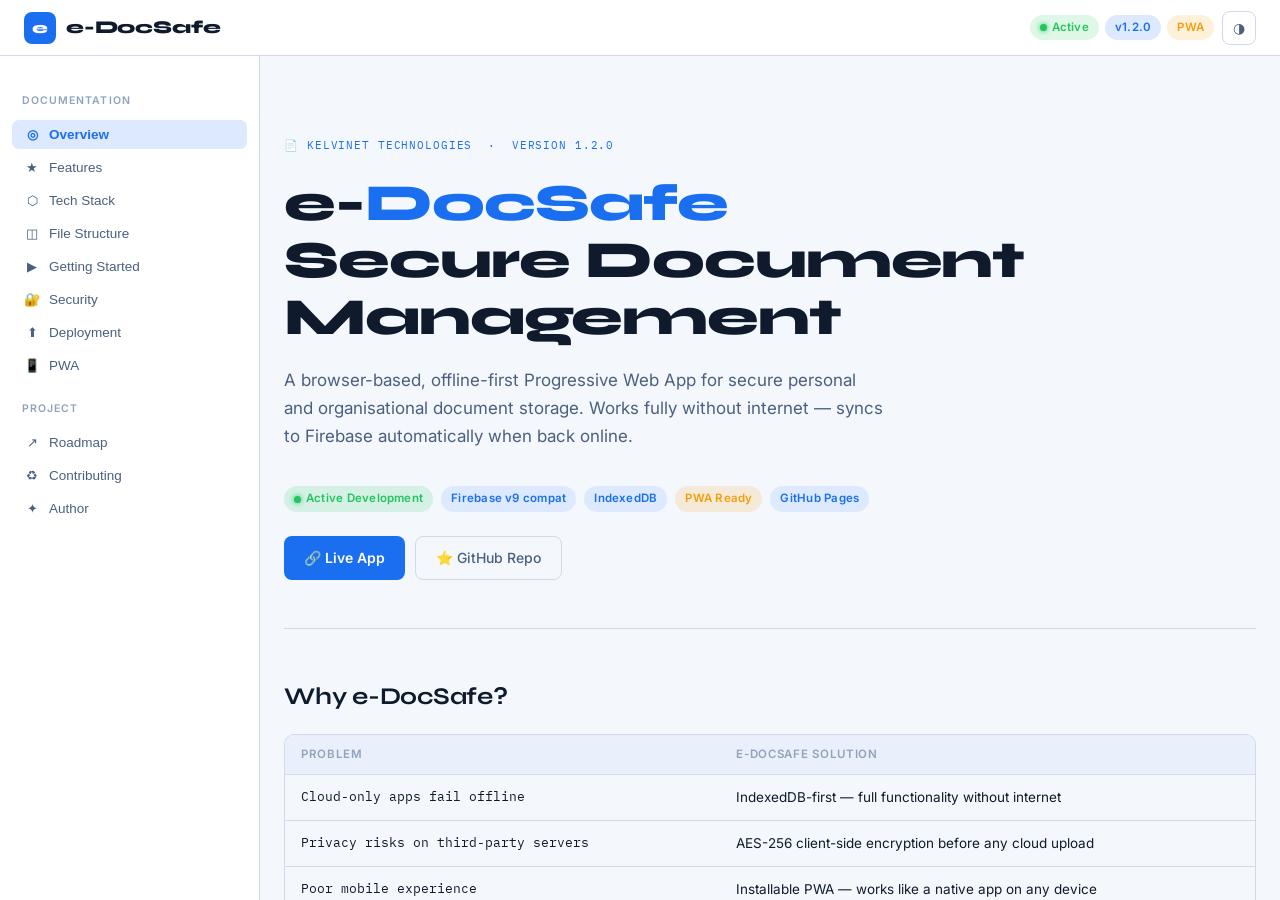
<file: e-DocSafe README.html>
<!doctype html><html><head><meta charset=utf8><meta name=viewport content="width=device-width,initial-scale=1,viewport-fit=cover"><style>:root{color-scheme:light;box-sizing:border-box;padding-top:env(safe-area-inset-top,0px);padding-bottom:env(safe-area-inset-bottom,0px)}html{scroll-padding-top:env(safe-area-inset-top,0px)}body{margin:0;padding:0;font:14px -apple-system,BlinkMacSystemFont,sans-serif;background:#fff;color:#000}img{max-width:100%}[hidden]:not([hidden=until-found i]){display:none!important}</style></head><body>
<title>e-DocSafe README</title>
<meta name="claude:viewport-fit-sides" content="cover">
<link rel="stylesheet" href="https://fonts.googleapis.com/css2?family=Syne:wght@400;600;700;800&family=IBM+Plex+Mono:wght@400;500&family=Inter:wght@400;450;500;600&display=swap">

<style>
  /* ─── Design tokens ───────────────────────────────────────────────────────
     Layout: sticky left nav + scrolling content, collapses to top-tab mobile
     Palette: deep navy-black bg, electric blue accent, warm white text
  ────────────────────────────────────────────────────────────────────────── */
  :root {
    --bg:          #0b0f1a;
    --bg2:         #111827;
    --bg3:         #1a2236;
    --border:      #1e2d45;
    --fg:          #e8edf5;
    --fg2:         #8fa3be;
    --fg3:         #4d6485;
    --accent:      #3b8bff;
    --accent-dim:  #1a3a6e;
    --accent-glow: rgba(59,139,255,.18);
    --green:       #22c55e;
    --yellow:      #f59e0b;
    --red:         #ef4444;
    --code-bg:     #0d1422;
    --nav-w:       260px;
    --radius:      10px;
    color-scheme: dark;
  }
  @media (prefers-color-scheme: light) {
    :root:not([data-theme="dark"]) {
      --bg:          #f4f7fc;
      --bg2:         #ffffff;
      --bg3:         #eaf0fb;
      --border:      #d0daea;
      --fg:          #0f1b2d;
      --fg2:         #4a607e;
      --fg3:         #8fa3be;
      --accent:      #1a6ef0;
      --accent-dim:  #dce9ff;
      --accent-glow: rgba(26,110,240,.12);
      --code-bg:     #f0f4fa;
      color-scheme: light;
    }
  }
  :root[data-theme="light"] {
    --bg:#f4f7fc;--bg2:#ffffff;--bg3:#eaf0fb;--border:#d0daea;
    --fg:#0f1b2d;--fg2:#4a607e;--fg3:#8fa3be;
    --accent:#1a6ef0;--accent-dim:#dce9ff;--accent-glow:rgba(26,110,240,.12);
    --code-bg:#f0f4fa;
    color-scheme: light;
  }
  :root[data-theme="dark"] {
    --bg:#0b0f1a;--bg2:#111827;--bg3:#1a2236;--border:#1e2d45;
    --fg:#e8edf5;--fg2:#8fa3be;--fg3:#4d6485;
    --accent:#3b8bff;--accent-dim:#1a3a6e;--accent-glow:rgba(59,139,255,.18);
    --code-bg:#0d1422;
    color-scheme: dark;
  }

  *, *::before, *::after { box-sizing: border-box; margin: 0; padding: 0; }

  html, body { height: 100%; }

  body {
    background: var(--bg);
    color: var(--fg);
    font-family: 'Inter', system-ui, sans-serif;
    font-size: 15px;
    line-height: 1.7;
    display: flex;
    flex-direction: column;
    padding-left:  max(0px, env(safe-area-inset-left, 0px));
    padding-right: max(0px, env(safe-area-inset-right, 0px));
    padding-block: 0;
  }

  /* ─── Top bar ──────────────────────────────────────────────────────────── */
  .topbar {
    position: sticky;
    top: env(safe-area-inset-top, 0px);
    z-index: 50;
    background: var(--bg2);
    border-bottom: 1px solid var(--border);
    display: flex;
    align-items: center;
    justify-content: space-between;
    padding: 0 24px;
    height: 56px;
    gap: 16px;
    flex-shrink: 0;
  }
  body::before {
    content: "";
    position: fixed;
    inset: 0 0 auto;
    height: env(safe-area-inset-top, 0px);
    z-index: 60;
    background: var(--bg2);
  }
  .topbar-brand {
    display: flex;
    align-items: center;
    gap: 10px;
    font-family: 'Syne', sans-serif;
    font-weight: 800;
    font-size: 18px;
    letter-spacing: -.01em;
    text-decoration: none;
    color: var(--fg);
  }
  .topbar-brand .logo-mark {
    width: 32px; height: 32px;
    background: var(--accent);
    border-radius: 8px;
    display: grid;
    place-items: center;
    font-size: 16px;
    font-weight: 800;
    color: #fff;
    flex-shrink: 0;
  }
  .topbar-right { display: flex; align-items: center; gap: 8px; }
  .badge {
    display: inline-flex;
    align-items: center;
    gap: 5px;
    padding: 3px 10px;
    border-radius: 999px;
    font-size: 11.5px;
    font-weight: 600;
    letter-spacing: .02em;
    white-space: nowrap;
  }
  .badge-blue { background: var(--accent-dim); color: var(--accent); }
  .badge-green { background: rgba(34,197,94,.15); color: var(--green); }
  .badge-yellow { background: rgba(245,158,11,.15); color: var(--yellow); }
  .btn-icon {
    width: 34px; height: 34px;
    border: 1px solid var(--border);
    border-radius: 8px;
    background: transparent;
    color: var(--fg2);
    cursor: pointer;
    display: grid;
    place-items: center;
    font-size: 14px;
    transition: background .15s, color .15s;
  }
  .btn-icon:hover { background: var(--bg3); color: var(--fg); }
  .mobile-menu-btn {
    display: none;
    width: 34px; height: 34px;
    border: 1px solid var(--border);
    border-radius: 8px;
    background: transparent;
    color: var(--fg2);
    cursor: pointer;
    align-items: center;
    justify-content: center;
    font-size: 18px;
  }

  /* ─── Layout ───────────────────────────────────────────────────────────── */
  .layout {
    display: flex;
    flex: 1;
    min-height: 0;
    overflow: hidden;
  }

  /* ─── Nav ──────────────────────────────────────────────────────────────── */
  .sidenav {
    width: var(--nav-w);
    flex-shrink: 0;
    background: var(--bg2);
    border-right: 1px solid var(--border);
    overflow-y: auto;
    padding: 20px 12px 40px;
    display: flex;
    flex-direction: column;
    gap: 4px;
  }
  .nav-section-label {
    font-size: 10.5px;
    font-weight: 600;
    letter-spacing: .1em;
    text-transform: uppercase;
    color: var(--fg3);
    padding: 16px 10px 6px;
  }
  .nav-link {
    display: flex;
    align-items: center;
    gap: 9px;
    padding: 7px 12px;
    border-radius: 7px;
    color: var(--fg2);
    text-decoration: none;
    font-size: 13.5px;
    font-weight: 450;
    transition: background .12s, color .12s;
    cursor: pointer;
    border: none;
    background: transparent;
    width: 100%;
    text-align: left;
  }
  .nav-link:hover { background: var(--bg3); color: var(--fg); }
  .nav-link.active { background: var(--accent-dim); color: var(--accent); font-weight: 600; }
  .nav-link .icon { width: 16px; text-align: center; flex-shrink: 0; font-size: 13px; }

  /* ─── Content ──────────────────────────────────────────────────────────── */
  .content {
    flex: 1;
    min-width: 0;
    overflow-y: auto;
    padding: 40px max(24px, env(safe-area-inset-right, 0px)) 80px max(24px, env(safe-area-inset-left, 0px));
  }

  /* ─── Sections ─────────────────────────────────────────────────────────── */
  .section { display: none; }
  .section.active { display: block; }

  /* ─── Hero ─────────────────────────────────────────────────────────────── */
  .hero {
    display: flex;
    flex-direction: column;
    gap: 20px;
    padding: 40px 0 48px;
    border-bottom: 1px solid var(--border);
    margin-bottom: 48px;
  }
  .hero-eyebrow {
    display: inline-flex;
    align-items: center;
    gap: 8px;
    font-family: 'IBM Plex Mono', monospace;
    font-size: 11px;
    color: var(--accent);
    letter-spacing: .08em;
    text-transform: uppercase;
  }
  .hero h1 {
    font-family: 'Syne', sans-serif;
    font-size: clamp(32px, 5vw, 52px);
    font-weight: 800;
    line-height: 1.1;
    letter-spacing: -.02em;
    text-wrap: balance;
  }
  .hero h1 span { color: var(--accent); }
  .hero-desc {
    font-size: 17px;
    color: var(--fg2);
    max-width: 600px;
    line-height: 1.65;
  }
  .hero-badges {
    display: flex;
    flex-wrap: wrap;
    gap: 8px;
    align-items: center;
  }
  .hero-links {
    display: flex;
    flex-wrap: wrap;
    gap: 10px;
    margin-top: 4px;
  }
  .btn-primary {
    display: inline-flex;
    align-items: center;
    gap: 7px;
    padding: 9px 20px;
    background: var(--accent);
    color: #fff;
    border-radius: 8px;
    font-size: 14px;
    font-weight: 600;
    text-decoration: none;
    border: none;
    cursor: pointer;
    transition: opacity .15s;
  }
  .btn-primary:hover { opacity: .88; }
  .btn-outline {
    display: inline-flex;
    align-items: center;
    gap: 7px;
    padding: 9px 20px;
    border: 1px solid var(--border);
    color: var(--fg2);
    border-radius: 8px;
    font-size: 14px;
    font-weight: 500;
    text-decoration: none;
    background: transparent;
    cursor: pointer;
    transition: background .12s, color .12s;
  }
  .btn-outline:hover { background: var(--bg3); color: var(--fg); }

  /* ─── Typography ───────────────────────────────────────────────────────── */
  h2 {
    font-family: 'Syne', sans-serif;
    font-size: 24px;
    font-weight: 700;
    margin-bottom: 6px;
    letter-spacing: -.01em;
    text-wrap: balance;
  }
  h3 {
    font-family: 'Syne', sans-serif;
    font-size: 17px;
    font-weight: 700;
    margin: 32px 0 12px;
    letter-spacing: -.005em;
  }
  p { margin-bottom: 16px; color: var(--fg2); max-width: 72ch; }
  p:last-child { margin-bottom: 0; }
  strong { color: var(--fg); font-weight: 600; }

  /* ─── Section header ───────────────────────────────────────────────────── */
  .section-head {
    margin-bottom: 32px;
    padding-bottom: 20px;
    border-bottom: 1px solid var(--border);
  }
  .section-head p { margin-top: 8px; margin-bottom: 0; }

  /* ─── Cards ────────────────────────────────────────────────────────────── */
  .card-grid {
    display: grid;
    grid-template-columns: repeat(auto-fill, minmax(260px, 1fr));
    gap: 16px;
    margin-bottom: 32px;
  }
  .card {
    background: var(--bg2);
    border: 1px solid var(--border);
    border-radius: var(--radius);
    padding: 20px;
  }
  .card-icon {
    width: 38px; height: 38px;
    background: var(--accent-glow);
    border-radius: 9px;
    display: grid;
    place-items: center;
    font-size: 17px;
    margin-bottom: 14px;
  }
  .card h4 {
    font-family: 'Syne', sans-serif;
    font-size: 15px;
    font-weight: 700;
    margin-bottom: 7px;
    color: var(--fg);
  }
  .card p { font-size: 13.5px; line-height: 1.6; margin: 0; }

  /* ─── Table ────────────────────────────────────────────────────────────── */
  .table-wrap { overflow-x: auto; margin-bottom: 28px; border-radius: var(--radius); border: 1px solid var(--border); }
  table { width: 100%; border-collapse: collapse; min-width: 0; }
  th {
    background: var(--bg3);
    text-align: left;
    padding: 10px 16px;
    font-size: 11.5px;
    font-weight: 600;
    letter-spacing: .06em;
    text-transform: uppercase;
    color: var(--fg3);
    white-space: nowrap;
  }
  td {
    padding: 11px 16px;
    border-top: 1px solid var(--border);
    font-size: 13.5px;
    vertical-align: top;
  }
  td:first-child { color: var(--fg); font-family: 'IBM Plex Mono', monospace; font-size: 12.5px; white-space: nowrap; }
  tr:last-child td { }

  /* ─── Code ─────────────────────────────────────────────────────────────── */
  pre {
    background: var(--code-bg);
    border: 1px solid var(--border);
    border-radius: var(--radius);
    padding: 18px 20px;
    overflow-x: auto;
    margin-bottom: 24px;
    font-size: 13px;
    line-height: 1.65;
  }
  code {
    font-family: 'IBM Plex Mono', monospace;
    color: var(--fg);
  }
  code .comment { color: var(--fg3); }
  code .kw { color: #7dd3fc; }
  code .str { color: #86efac; }
  code .cmd { color: var(--accent); }
  p code, li code {
    background: var(--bg3);
    border: 1px solid var(--border);
    padding: 1px 6px;
    border-radius: 4px;
    font-size: 12.5px;
    color: var(--fg);
  }

  /* ─── Lists ────────────────────────────────────────────────────────────── */
  ul, ol {
    padding-left: 20px;
    color: var(--fg2);
    margin-bottom: 20px;
    display: flex;
    flex-direction: column;
    gap: 6px;
  }
  li { font-size: 14px; }
  li::marker { color: var(--accent); }

  /* ─── Feature list ─────────────────────────────────────────────────────── */
  .feature-list {
    list-style: none;
    padding: 0;
    display: grid;
    grid-template-columns: repeat(auto-fill, minmax(280px, 1fr));
    gap: 10px;
    margin-bottom: 32px;
  }
  .feature-list li {
    display: flex;
    align-items: flex-start;
    gap: 10px;
    background: var(--bg2);
    border: 1px solid var(--border);
    border-radius: 8px;
    padding: 12px 14px;
    font-size: 13.5px;
    color: var(--fg2);
  }
  .feature-list li::before { content: none; }
  .feature-list .fi { color: var(--accent); font-size: 14px; margin-top: 2px; flex-shrink: 0; }

  /* ─── Status dot ───────────────────────────────────────────────────────── */
  .dot {
    display: inline-block;
    width: 7px; height: 7px;
    border-radius: 50%;
    flex-shrink: 0;
    margin-top: 1px;
  }
  .dot-green { background: var(--green); box-shadow: 0 0 5px var(--green); }
  .dot-yellow { background: var(--yellow); }

  /* ─── File tree ────────────────────────────────────────────────────────── */
  .file-tree {
    background: var(--code-bg);
    border: 1px solid var(--border);
    border-radius: var(--radius);
    padding: 20px 24px;
    font-family: 'IBM Plex Mono', monospace;
    font-size: 12.5px;
    line-height: 1.9;
    overflow-x: auto;
    margin-bottom: 28px;
  }
  .tree-dir { color: var(--accent); font-weight: 500; }
  .tree-file { color: var(--fg2); }
  .tree-comment { color: var(--fg3); }
  .tree-indent { display: inline-block; width: 20px; }

  /* ─── Step list ────────────────────────────────────────────────────────── */
  .steps { display: flex; flex-direction: column; gap: 16px; margin-bottom: 32px; }
  .step {
    display: flex;
    gap: 16px;
    align-items: flex-start;
    background: var(--bg2);
    border: 1px solid var(--border);
    border-radius: var(--radius);
    padding: 18px 20px;
  }
  .step-num {
    width: 28px; height: 28px;
    background: var(--accent-dim);
    color: var(--accent);
    border-radius: 50%;
    display: grid;
    place-items: center;
    font-family: 'IBM Plex Mono', monospace;
    font-size: 12px;
    font-weight: 600;
    flex-shrink: 0;
    margin-top: 1px;
  }
  .step-body { min-width: 0; }
  .step-body strong { display: block; font-size: 14px; margin-bottom: 4px; }
  .step-body p { font-size: 13.5px; margin: 0; }

  /* ─── Callout ──────────────────────────────────────────────────────────── */
  .callout {
    display: flex;
    gap: 12px;
    align-items: flex-start;
    border-radius: var(--radius);
    padding: 14px 18px;
    margin-bottom: 20px;
    font-size: 13.5px;
  }
  .callout-warn {
    background: rgba(245,158,11,.1);
    border: 1px solid rgba(245,158,11,.3);
    color: #fbbf24;
  }
  .callout-info {
    background: var(--accent-glow);
    border: 1px solid rgba(59,139,255,.3);
    color: var(--accent);
  }
  .callout-icon { flex-shrink: 0; margin-top: 1px; }
  .callout-text { color: var(--fg2); }
  .callout-text strong { color: var(--fg); }

  /* ─── Roadmap ──────────────────────────────────────────────────────────── */
  .roadmap-item {
    display: flex;
    align-items: center;
    gap: 12px;
    padding: 10px 0;
    border-bottom: 1px solid var(--border);
    font-size: 14px;
    color: var(--fg2);
  }
  .roadmap-item:last-child { border-bottom: none; }
  .roadmap-item .check { color: var(--green); font-size: 13px; }
  .roadmap-item .todo { color: var(--fg3); font-size: 13px; }

  /* ─── Author card ──────────────────────────────────────────────────────── */
  .author-card {
    background: var(--bg2);
    border: 1px solid var(--border);
    border-radius: var(--radius);
    padding: 28px;
    display: flex;
    gap: 20px;
    align-items: flex-start;
    flex-wrap: wrap;
    margin-bottom: 32px;
  }
  .author-avatar {
    width: 56px; height: 56px;
    background: var(--accent);
    border-radius: 50%;
    display: grid;
    place-items: center;
    font-family: 'Syne', sans-serif;
    font-size: 20px;
    font-weight: 800;
    color: #fff;
    flex-shrink: 0;
  }
  .author-info h3 { margin: 0 0 4px; font-size: 18px; }
  .author-info .role { font-size: 13px; color: var(--fg3); margin-bottom: 10px; }
  .author-info .contact { display: flex; flex-wrap: wrap; gap: 8px; }
  .contact-chip {
    display: inline-flex;
    align-items: center;
    gap: 6px;
    padding: 5px 12px;
    border: 1px solid var(--border);
    border-radius: 999px;
    font-size: 12.5px;
    color: var(--fg2);
    text-decoration: none;
  }
  .contact-chip:hover { background: var(--bg3); color: var(--fg); }

  /* ─── Mobile ───────────────────────────────────────────────────────────── */
  @media (max-width: 768px) {
    .sidenav {
      position: fixed;
      top: calc(56px + env(safe-area-inset-top, 0px));
      left: 0;
      bottom: 0;
      z-index: 40;
      transform: translateX(-100%);
      transition: transform .22s ease;
      width: 240px;
    }
    .sidenav.open { transform: translateX(0); }
    .mobile-menu-btn { display: flex; }
    .topbar-badges { display: none; }
    .content { padding: 24px 16px 60px; }
    .hero { padding: 24px 0 32px; }
    .hero h1 { font-size: 28px; }
    .card-grid { grid-template-columns: 1fr; }
    .feature-list { grid-template-columns: 1fr; }
  }

  /* ─── Overlay ──────────────────────────────────────────────────────────── */
  .overlay {
    display: none;
    position: fixed;
    inset: 0;
    background: rgba(0,0,0,.5);
    z-index: 35;
  }
  .overlay.open { display: block; }

  /* ─── Arch diagram ─────────────────────────────────────────────────────── */
  .arch-wrap {
    background: var(--code-bg);
    border: 1px solid var(--border);
    border-radius: var(--radius);
    padding: 24px;
    margin-bottom: 28px;
    overflow-x: auto;
  }
</style>

<!-- Top bar -->
<div class="topbar">
  <a class="topbar-brand" href="#">
    <div class="logo-mark">e</div>
    e-DocSafe
  </a>
  <div class="topbar-right">
    <div class="topbar-badges" style="display:flex;gap:6px;">
      <span class="badge badge-green"><span class="dot dot-green"></span>Active</span>
      <span class="badge badge-blue">v1.2.0</span>
      <span class="badge badge-yellow">PWA</span>
    </div>
    <button class="btn-icon" id="themeBtn" aria-label="Toggle theme" title="Toggle theme">☀</button>
    <button class="mobile-menu-btn" id="menuBtn" aria-label="Open navigation">☰</button>
  </div>
</div>

<div class="overlay" id="overlay"></div>

<div class="layout">
  <!-- Sidebar nav -->
  <nav class="sidenav" id="sidenav" aria-label="Documentation sections">
    <span class="nav-section-label">Documentation</span>
    <button class="nav-link active" data-section="overview">
      <span class="icon">◎</span> Overview
    </button>
    <button class="nav-link" data-section="features">
      <span class="icon">★</span> Features
    </button>
    <button class="nav-link" data-section="stack">
      <span class="icon">⬡</span> Tech Stack
    </button>
    <button class="nav-link" data-section="structure">
      <span class="icon">◫</span> File Structure
    </button>
    <button class="nav-link" data-section="start">
      <span class="icon">▶</span> Getting Started
    </button>
    <button class="nav-link" data-section="security">
      <span class="icon">🔐</span> Security
    </button>
    <button class="nav-link" data-section="deploy">
      <span class="icon">⬆</span> Deployment
    </button>
    <button class="nav-link" data-section="pwa">
      <span class="icon">📱</span> PWA
    </button>
    <span class="nav-section-label">Project</span>
    <button class="nav-link" data-section="roadmap">
      <span class="icon">↗</span> Roadmap
    </button>
    <button class="nav-link" data-section="contributing">
      <span class="icon">♻</span> Contributing
    </button>
    <button class="nav-link" data-section="author">
      <span class="icon">✦</span> Author
    </button>
  </nav>

  <!-- Main content -->
  <main class="content" id="content">

    <!-- OVERVIEW -->
    <section class="section active" id="sec-overview">
      <div class="hero">
        <div class="hero-eyebrow">
          <span>📄</span> Kelvinet Technologies &nbsp;·&nbsp; Version 1.2.0
        </div>
        <h1>e-<span>DocSafe</span><br>Secure Document<br>Management</h1>
        <p class="hero-desc">
          A browser-based, offline-first Progressive Web App for secure personal and
          organisational document storage. Works fully without internet — syncs to
          Firebase automatically when back online.
        </p>
        <div class="hero-badges">
          <span class="badge badge-green"><span class="dot dot-green"></span> Active Development</span>
          <span class="badge badge-blue">Firebase v9 compat</span>
          <span class="badge badge-blue">IndexedDB</span>
          <span class="badge badge-yellow">PWA Ready</span>
          <span class="badge badge-blue">GitHub Pages</span>
        </div>
        <div class="hero-links">
          <a class="btn-primary" href="https://e-docsafe.firebaseapp.com" target="_blank">🔗 Live App</a>
          <a class="btn-outline" href="https://github.com" target="_blank">⭐ GitHub Repo</a>
        </div>
      </div>

      <h2>Why e-DocSafe?</h2>
      <div class="table-wrap" style="margin-top:16px;">
        <table>
          <thead><tr><th>Problem</th><th>e-DocSafe Solution</th></tr></thead>
          <tbody>
            <tr><td>Cloud-only apps fail offline</td><td>IndexedDB-first — full functionality without internet</td></tr>
            <tr><td>Privacy risks on third-party servers</td><td>AES-256 client-side encryption before any cloud upload</td></tr>
            <tr><td>Poor mobile experience</td><td>Installable PWA — works like a native app on any device</td></tr>
            <tr><td>Expensive enterprise DMS software</td><td>Free — built entirely on open web standards</td></tr>
            <tr><td>No offline document previewing</td><td>PDF.js, Mammoth.js, SheetJS — in-browser rendering</td></tr>
          </tbody>
        </table>
      </div>

      <h3>Platform Overview</h3>
      <div class="card-grid">
        <div class="card">
          <div class="card-icon">🔐</div>
          <h4>Authentication</h4>
          <p>Firebase Auth — email/password sign-in, password reset, in-page forgot-password flow, session persistence.</p>
        </div>
        <div class="card">
          <div class="card-icon">📦</div>
          <h4>Offline Storage</h4>
          <p>IndexedDB via <code>DBHelper.js</code> — all documents stored locally first. No internet required to upload or view.</p>
        </div>
        <div class="card">
          <div class="card-icon">☁️</div>
          <h4>Cloud Sync</h4>
          <p>Firestore + Firebase Storage sync via <code>FirebaseSyncManager</code>. Pending queue survives network drops.</p>
        </div>
        <div class="card">
          <div class="card-icon">📱</div>
          <h4>PWA</h4>
          <p>Installable on Android, iOS, Windows, and macOS. App shortcuts, share target, maskable icons.</p>
        </div>
        <div class="card">
          <div class="card-icon">🔍</div>
          <h4>Search &amp; Filter</h4>
          <p>Real-time search by filename. Filter by encrypted, favorites, or all. Sort by date or name.</p>
        </div>
        <div class="card">
          <div class="card-icon">🗑️</div>
          <h4>Trash &amp; Restore</h4>
          <p>Soft-delete with 30-day retention. One-click restore or permanent purge. Bulk operations supported.</p>
        </div>
      </div>
    </section>

    <!-- FEATURES -->
    <section class="section" id="sec-features">
      <div class="section-head">
        <h2>Features</h2>
        <p>Everything built into e-DocSafe v1.2.0.</p>
      </div>

      <h3>🔐 Security</h3>
      <ul class="feature-list">
        <li><span class="fi">✓</span> Firebase Authentication — secure email/password, session management</li>
        <li><span class="fi">✓</span> AES-256 client-side encryption before any cloud upload</li>
        <li><span class="fi">✓</span> TLS 1.3 for all Firebase communication</li>
        <li><span class="fi">✓</span> Firestore + Storage Security Rules (per-user UID isolation)</li>
        <li><span class="fi">✓</span> IndexedDB sandboxed per browser origin</li>
        <li><span class="fi">✓</span> Configurable auto-lock on inactivity</li>
      </ul>

      <h3>📁 Document Management</h3>
      <ul class="feature-list">
        <li><span class="fi">✓</span> Upload via file picker or drag-and-drop</li>
        <li><span class="fi">✓</span> In-browser preview — PDF, DOCX, XLSX, images, plain text</li>
        <li><span class="fi">✓</span> Rename, delete (soft), restore, and permanently purge</li>
        <li><span class="fi">✓</span> Favorites for quick access</li>
        <li><span class="fi">✓</span> Bulk operations — clear all, restore all, delete selected</li>
        <li><span class="fi">✓</span> 30-day trash retention with expiry</li>
        <li><span class="fi">✓</span> Sort by date and name, filter by type</li>
        <li><span class="fi">✓</span> Grid and list view toggle</li>
      </ul>

      <h3>☁️ Offline-First Sync</h3>
      <ul class="feature-list">
        <li><span class="fi">✓</span> Saved to IndexedDB immediately — no internet required</li>
        <li><span class="fi">✓</span> Background sync to Firestore + Storage when online</li>
        <li><span class="fi">✓</span> Timestamp-based conflict resolution</li>
        <li><span class="fi">✓</span> Pending sync queue (survives extended offline)</li>
        <li><span class="fi">✓</span> Online/offline status indicator</li>
      </ul>

      <h3>🔗 Sharing</h3>
      <ul class="feature-list">
        <li><span class="fi">✓</span> Secure time-limited share links</li>
        <li><span class="fi">✓</span> Optional password protection per link</li>
        <li><span class="fi">✓</span> Configurable view-only / download permissions</li>
        <li><span class="fi">✓</span> Share via email or Web Share API</li>
      </ul>

      <h3>📊 Analytics &amp; Activity</h3>
      <ul class="feature-list">
        <li><span class="fi">✓</span> Upload history chart (Chart.js)</li>
        <li><span class="fi">✓</span> File type distribution chart</li>
        <li><span class="fi">✓</span> Activity feed with CSV export</li>
        <li><span class="fi">✓</span> Dark/light mode toggle (persisted)</li>
      </ul>
    </section>

    <!-- TECH STACK -->
    <section class="section" id="sec-stack">
      <div class="section-head">
        <h2>Tech Stack</h2>
        <p>No frameworks. Vanilla JS throughout — fast, maintainable, zero build step.</p>
      </div>

      <h3>Frontend</h3>
      <div class="table-wrap">
        <table>
          <thead><tr><th>Technology</th><th>Purpose</th></tr></thead>
          <tbody>
            <tr><td>HTML5 / CSS3</td><td>Structure and styling</td></tr>
            <tr><td>Vanilla JS (ES6+)</td><td>All application logic — no framework dependency</td></tr>
            <tr><td>CSS Grid / Flexbox</td><td>Responsive layouts</td></tr>
            <tr><td>CSS Custom Properties</td><td>Theme tokens for dark/light mode</td></tr>
            <tr><td>Font Awesome 6</td><td>Icons throughout the platform</td></tr>
            <tr><td>Google Fonts (Inter + Poppins)</td><td>Typography</td></tr>
          </tbody>
        </table>
      </div>

      <h3>Storage &amp; Sync</h3>
      <div class="table-wrap">
        <table>
          <thead><tr><th>Technology</th><th>Purpose</th></tr></thead>
          <tbody>
            <tr><td>IndexedDB (DBHelper.js)</td><td>Offline-first local document storage</td></tr>
            <tr><td>Firebase Firestore</td><td>Cloud metadata sync and real-time updates</td></tr>
            <tr><td>Firebase Storage</td><td>Cloud backup of document files</td></tr>
            <tr><td>localStorage</td><td>User preferences, pending sync queue, theme</td></tr>
            <tr><td>Service Worker Cache API</td><td>App shell caching for offline access</td></tr>
          </tbody>
        </table>
      </div>

      <h3>Firebase Backend Services</h3>
      <div class="table-wrap">
        <table>
          <thead><tr><th>Service</th><th>Purpose</th></tr></thead>
          <tbody>
            <tr><td>Firebase Authentication</td><td>Sign-up, sign-in, password reset, session management</td></tr>
            <tr><td>Cloud Firestore</td><td>NoSQL document metadata database</td></tr>
            <tr><td>Firebase Storage</td><td>Binary file cloud storage</td></tr>
            <tr><td>Firebase Hosting</td><td>Optional static hosting (<code>e-docsafe.web.app</code>)</td></tr>
          </tbody>
        </table>
      </div>

      <h3>Document Rendering Libraries</h3>
      <div class="table-wrap">
        <table>
          <thead><tr><th>Library</th><th>Renders</th></tr></thead>
          <tbody>
            <tr><td>PDF.js 2.6</td><td>PDF documents</td></tr>
            <tr><td>Mammoth.js 1.4</td><td>DOCX / DOC files</td></tr>
            <tr><td>SheetJS 0.18</td><td>XLSX / XLS spreadsheets</td></tr>
            <tr><td>Marked.js</td><td>Markdown files</td></tr>
            <tr><td>Chart.js</td><td>Analytics charts</td></tr>
            <tr><td>HTML5 &lt;img&gt;</td><td>JPEG, PNG, WEBP, GIF</td></tr>
          </tbody>
        </table>
      </div>
    </section>

    <!-- FILE STRUCTURE -->
    <section class="section" id="sec-structure">
      <div class="section-head">
        <h2>File Structure</h2>
        <p>All files sit in the repository root. No build step required.</p>
      </div>

      <div class="file-tree">
<span class="tree-dir">e-docsafe/</span>
│
├── <span class="tree-file">index.html</span>                    <span class="tree-comment">← Main platform (dashboard, docs, upload, settings)</span>
├── <span class="tree-file">Sign-In.html</span>                  <span class="tree-comment">← Login page with forgot-password modal</span>
├── <span class="tree-file">Sign-Up.html</span>                  <span class="tree-comment">← Registration page</span>
├── <span class="tree-file">Landing-page.html</span>             <span class="tree-comment">← Account deletion countdown page</span>
├── <span class="tree-file">Terms.html</span>                    <span class="tree-comment">← Terms of Service</span>
├── <span class="tree-file">Privacy-policy.html</span>           <span class="tree-comment">← Privacy Policy</span>
│
├── <span class="tree-file">e-DocSafe-platform.css</span>        <span class="tree-comment">← Main platform stylesheet (3,800+ lines)</span>
├── <span class="tree-file">styles.css</span>                    <span class="tree-comment">← Auth pages stylesheet (Sign-In / Sign-Up)</span>
│
├── <span class="tree-file">e-DocSafe.js</span>                  <span class="tree-comment">← Core app logic — CRUD, UI, charts, search</span>
├── <span class="tree-file">auth.js</span>                       <span class="tree-comment">← Auth logic — sign-in/up, forgot password</span>
├── <span class="tree-file">DBHelper.js</span>                   <span class="tree-comment">← IndexedDB abstraction layer</span>
├── <span class="tree-file">UploadModal.js</span>                <span class="tree-comment">← Upload modal — validation, FileReader, progress</span>
│
├── <span class="tree-file">firebase-config.js</span>            <span class="tree-comment">← Firebase init and service exports (no defer)</span>
├── <span class="tree-file">firebase-auth.js</span>              <span class="tree-comment">← SimpleAuthManager class</span>
├── <span class="tree-file">firebase-sync.js</span>              <span class="tree-comment">← FirebaseSyncManager — real-time listener, queue</span>
├── <span class="tree-file">firebase-service-worker.js</span>    <span class="tree-comment">← PWA service worker (caching + background sync)</span>
│
├── <span class="tree-file">manifest.json</span>                 <span class="tree-comment">← PWA manifest — icons, shortcuts, share target</span>
├── <span class="tree-file">firebase.json</span>                 <span class="tree-comment">← Firebase CLI config</span>
├── <span class="tree-file">firestore.rules</span>               <span class="tree-comment">← Firestore Security Rules</span>
├── <span class="tree-file">firestore.indexes.json</span>        <span class="tree-comment">← Composite indexes</span>
├── <span class="tree-file">storage.rules</span>                 <span class="tree-comment">← Storage Security Rules</span>
├── <span class="tree-file">.nojekyll</span>                     <span class="tree-comment">← Disables GitHub Pages Jekyll processing</span>
│
├── <span class="tree-file">e-DocSafe-favicon.ico</span>
├── <span class="tree-file">e-DocSafe-logo.png</span>
└── <span class="tree-dir">icons/</span>                         <span class="tree-comment">← PWA icons (72 → 512px, maskable 192 + 512)</span>
      </div>

      <h3>Script Load Order</h3>
      <p>The load order matters. <code>firebase-config.js</code> runs synchronously in <code>&lt;head&gt;</code> so the Firebase globals exist before any deferred script runs.</p>
      <pre><code><span class="comment">&lt;!-- head (no defer) --&gt;</span>
&lt;script src=<span class="str">"firebase-app-compat.js"</span>&gt;&lt;/script&gt;
&lt;script src=<span class="str">"firebase-auth-compat.js"</span>&gt;&lt;/script&gt;
&lt;script src=<span class="str">"firebase-config.js"</span>&gt;&lt;/script&gt;

<span class="comment">&lt;!-- body (all defer, in order) --&gt;</span>
&lt;script src=<span class="str">"DBHelper.js"</span> defer&gt;&lt;/script&gt;
&lt;script src=<span class="str">"firebase-auth.js"</span> defer&gt;&lt;/script&gt;
&lt;script src=<span class="str">"firebase-sync.js"</span> defer&gt;&lt;/script&gt;
&lt;script src=<span class="str">"UploadModal.js"</span> defer&gt;&lt;/script&gt;
&lt;script src=<span class="str">"e-DocSafe.js"</span> defer&gt;&lt;/script&gt;</code></pre>
    </section>

    <!-- GETTING STARTED -->
    <section class="section" id="sec-start">
      <div class="section-head">
        <h2>Getting Started</h2>
        <p>Running locally takes under two minutes. Firebase setup is optional for local testing.</p>
      </div>

      <h3>Prerequisites</h3>
      <ul>
        <li>Modern browser — Chrome 90+, Firefox 88+, Edge 90+, Safari 15+</li>
        <li><a href="https://firebase.google.com/" target="_blank">Firebase account</a> (free Spark plan is enough)</li>
        <li>Node.js v18+ (only needed for Firebase CLI)</li>
        <li>Git</li>
      </ul>

      <h3>Local Development</h3>
      <pre><code><span class="comment"># Clone the repository</span>
<span class="cmd">git clone</span> https://github.com/your-username/e-docsafe.git
<span class="cmd">cd</span> e-docsafe

<span class="comment"># Serve locally — pick one method</span>

<span class="comment"># Option A: VS Code Live Server (recommended)</span>
<span class="comment">#   Right-click index.html → "Open with Live Server"</span>

<span class="comment"># Option B: npx serve</span>
<span class="cmd">npx serve</span> . -p 5500

<span class="comment"># Option C: Python</span>
<span class="cmd">python3 -m http.server</span> 5500

<span class="comment"># Then open: http://localhost:5500</span></code></pre>

      <div class="callout callout-info">
        <span class="callout-icon">ℹ</span>
        <span class="callout-text">The Service Worker requires HTTPS to register. On <code>localhost</code>, all major browsers treat HTTP as a secure origin — no HTTPS setup needed for local development.</span>
      </div>

      <h3>Firebase Setup</h3>
      <div class="steps">
        <div class="step">
          <div class="step-num">1</div>
          <div class="step-body">
            <strong>Create a Firebase project</strong>
            <p>Go to <a href="https://console.firebase.google.com" target="_blank">console.firebase.google.com</a> → Add project → name it <code>e-docsafe</code>.</p>
          </div>
        </div>
        <div class="step">
          <div class="step-num">2</div>
          <div class="step-body">
            <strong>Enable Authentication</strong>
            <p>Build → Authentication → Sign-in method → Email/Password → Enable.</p>
          </div>
        </div>
        <div class="step">
          <div class="step-num">3</div>
          <div class="step-body">
            <strong>Create Firestore database</strong>
            <p>Build → Firestore Database → Create database → Start in <strong>production mode</strong>.</p>
          </div>
        </div>
        <div class="step">
          <div class="step-num">4</div>
          <div class="step-body">
            <strong>Enable Cloud Storage</strong>
            <p>Build → Storage → Get started → Accept the default rules for now.</p>
          </div>
        </div>
        <div class="step">
          <div class="step-num">5</div>
          <div class="step-body">
            <strong>Copy your config into firebase-config.js</strong>
            <p>Project settings → Your apps → Firebase SDK snippet → Config. Paste the config object into <code>firebase-config.js</code>.</p>
          </div>
        </div>
        <div class="step">
          <div class="step-num">6</div>
          <div class="step-body">
            <strong>Deploy Security Rules</strong>
            <p>Run: <code>firebase deploy --only firestore:rules,storage</code></p>
          </div>
        </div>
        <div class="step">
          <div class="step-num">7</div>
          <div class="step-body">
            <strong>Authorise your domain</strong>
            <p>Authentication → Settings → Authorised domains → Add <code>your-username.github.io</code> (or your custom domain).</p>
          </div>
        </div>
      </div>
    </section>

    <!-- SECURITY -->
    <section class="section" id="sec-security">
      <div class="section-head">
        <h2>Security Architecture</h2>
        <p>Files are encrypted client-side before they ever leave the browser. The server only ever sees ciphertext.</p>
      </div>

      <div class="arch-wrap">
        <svg viewBox="0 0 680 340" width="100%" style="max-width:680px;display:block;margin:0 auto;" aria-label="Security architecture diagram" role="img">
          <!-- Browser box -->
          <rect x="20" y="20" width="300" height="300" rx="12" fill="none" stroke="#1e2d45" stroke-width="1.5"/>
          <text x="170" y="44" text-anchor="middle" font-family="IBM Plex Mono" font-size="10" fill="#4d6485" letter-spacing="1">USER'S BROWSER</text>

          <rect x="40" y="56" width="120" height="44" rx="7" fill="#1a2236" stroke="#1e2d45"/>
          <text x="100" y="76" text-anchor="middle" font-family="Inter" font-size="11" fill="#e8edf5">User Files</text>
          <text x="100" y="91" text-anchor="middle" font-family="Inter" font-size="10" fill="#4d6485">any format</text>

          <text x="170" y="85" text-anchor="middle" font-family="IBM Plex Mono" font-size="9" fill="#3b8bff">AES-256 ──────▶</text>

          <rect x="200" y="56" width="100" height="44" rx="7" fill="#1a2236" stroke="#1e2d45"/>
          <text x="250" y="76" text-anchor="middle" font-family="Inter" font-size="11" fill="#e8edf5">IndexedDB</text>
          <text x="250" y="91" text-anchor="middle" font-family="Inter" font-size="10" fill="#4d6485">local store</text>

          <!-- Arrow down from IndexedDB -->
          <line x1="250" y1="100" x2="250" y2="130" stroke="#1e2d45" stroke-width="1.5" stroke-dasharray="4 3"/>
          <text x="258" y="120" font-family="IBM Plex Mono" font-size="9" fill="#4d6485">online?</text>

          <rect x="40" y="140" width="260" height="60" rx="7" fill="#111827" stroke="#1e2d45"/>
          <text x="170" y="163" text-anchor="middle" font-family="Inter" font-size="11" fill="#8fa3be">firebase-sync.js</text>
          <text x="170" y="179" text-anchor="middle" font-family="IBM Plex Mono" font-size="10" fill="#3b8bff">FirebaseSyncManager</text>
          <text x="170" y="193" text-anchor="middle" font-family="Inter" font-size="10" fill="#4d6485">pending queue · timestamp merge</text>

          <!-- Arrow right to Firebase box -->
          <line x1="320" y1="170" x2="380" y2="170" stroke="#1e2d45" stroke-width="1.5"/>
          <text x="345" y="163" text-anchor="middle" font-family="IBM Plex Mono" font-size="9" fill="#4d6485">TLS 1.3</text>
          <polygon points="380,165 390,170 380,175" fill="#1e2d45"/>

          <!-- Firebase box -->
          <rect x="390" y="20" width="270" height="300" rx="12" fill="none" stroke="#1e2d45" stroke-width="1.5"/>
          <text x="525" y="44" text-anchor="middle" font-family="IBM Plex Mono" font-size="10" fill="#4d6485" letter-spacing="1">FIREBASE CLOUD</text>

          <rect x="410" y="56" width="230" height="58" rx="7" fill="#1a2236" stroke="#1e2d45"/>
          <text x="525" y="77" text-anchor="middle" font-family="Inter" font-size="11" fill="#e8edf5" font-weight="600">Firebase Auth</text>
          <text x="525" y="93" text-anchor="middle" font-family="Inter" font-size="10" fill="#4d6485">session tokens · auto-expiry</text>
          <text x="525" y="107" text-anchor="middle" font-family="IBM Plex Mono" font-size="9" fill="#22c55e">✓ Authorised domains enforced</text>

          <rect x="410" y="130" width="230" height="68" rx="7" fill="#1a2236" stroke="#1e2d45"/>
          <text x="525" y="151" text-anchor="middle" font-family="Inter" font-size="11" fill="#e8edf5" font-weight="600">Cloud Firestore</text>
          <text x="525" y="167" text-anchor="middle" font-family="Inter" font-size="10" fill="#4d6485">document metadata</text>
          <text x="525" y="183" text-anchor="middle" font-family="IBM Plex Mono" font-size="9" fill="#22c55e">✓ Per-user Security Rules</text>
          <text x="525" y="197" text-anchor="middle" font-family="IBM Plex Mono" font-size="9" fill="#22c55e">✓ UID-scoped read/write</text>

          <rect x="410" y="214" width="230" height="84" rx="7" fill="#1a2236" stroke="#1e2d45"/>
          <text x="525" y="235" text-anchor="middle" font-family="Inter" font-size="11" fill="#e8edf5" font-weight="600">Cloud Storage</text>
          <text x="525" y="251" text-anchor="middle" font-family="Inter" font-size="10" fill="#4d6485">encrypted file backups</text>
          <text x="525" y="267" text-anchor="middle" font-family="IBM Plex Mono" font-size="9" fill="#22c55e">✓ Per-user Security Rules</text>
          <text x="525" y="283" text-anchor="middle" font-family="IBM Plex Mono" font-size="9" fill="#22c55e">✓ MIME whitelist · 50 MB limit</text>
        </svg>
      </div>

      <h3>Security Measures</h3>
      <div class="table-wrap">
        <table>
          <thead><tr><th>Layer</th><th>Mechanism</th></tr></thead>
          <tbody>
            <tr><td>Authentication</td><td>Firebase Auth — email/password, session tokens, auto-expiry</td></tr>
            <tr><td>Local isolation</td><td>IndexedDB sandboxed per browser origin</td></tr>
            <tr><td>At rest</td><td>AES-256 client-side — server never sees plaintext</td></tr>
            <tr><td>In transit</td><td>TLS 1.3 for all Firebase communication</td></tr>
            <tr><td>Cloud access control</td><td>Firestore + Storage Security Rules (per-user UID)</td></tr>
            <tr><td>File type control</td><td>Storage Rules MIME whitelist — no executables or archives</td></tr>
            <tr><td>File size control</td><td>50 MB per-file enforced in UploadModal.js and Storage Rules</td></tr>
          </tbody>
        </table>
      </div>
    </section>

    <!-- DEPLOYMENT -->
    <section class="section" id="sec-deploy">
      <div class="section-head">
        <h2>Deployment</h2>
        <p>e-DocSafe deploys to both GitHub Pages (zero cost) and Firebase Hosting.</p>
      </div>

      <h3>GitHub Pages</h3>
      <pre><code><span class="comment"># Push to GitHub</span>
<span class="cmd">git init</span>
<span class="cmd">git add</span> .
<span class="cmd">git commit</span> -m "Initial e-DocSafe deployment"
<span class="cmd">git branch</span> -M main
<span class="cmd">git remote add origin</span> https://github.com/your-username/e-docsafe.git
<span class="cmd">git push</span> -u origin main</code></pre>

      <p>Then: <strong>Repo → Settings → Pages → Source: Deploy from branch → main → / (root)</strong></p>
      <p>Live at: <code>https://your-username.github.io/e-docsafe/</code></p>

      <div class="callout callout-warn">
        <span class="callout-icon">⚠</span>
        <div>
          <strong>Add your domain to Firebase Auth.</strong>
          <span class="callout-text"> After deploying, go to Firebase → Authentication → Settings → Authorised domains → add <code>your-username.github.io</code>. Without this, sign-in fails with <code>auth/unauthorized-domain</code>.</span>
        </div>
      </div>

      <h3>Firebase Hosting</h3>
      <pre><code><span class="comment"># Install Firebase CLI</span>
<span class="cmd">npm install</span> -g firebase-tools

<span class="comment"># Login and initialise</span>
<span class="cmd">firebase login</span>
<span class="cmd">firebase init</span>

<span class="comment"># Deploy everything</span>
<span class="cmd">firebase deploy</span>

<span class="comment"># Deploy site only (skip rules)</span>
<span class="cmd">firebase deploy</span> --only hosting

<span class="comment"># Preview channel (2 days)</span>
<span class="cmd">firebase hosting:channel:deploy</span> preview --expires 2d</code></pre>

      <p>Live at: <code>https://e-docsafe.web.app</code> and <code>https://e-docsafe.firebaseapp.com</code></p>
    </section>

    <!-- PWA -->
    <section class="section" id="sec-pwa">
      <div class="section-head">
        <h2>PWA Support</h2>
        <p>e-DocSafe is a fully compliant Progressive Web App — installable, offline-capable, and integrated with the OS.</p>
      </div>

      <div class="table-wrap">
        <table>
          <thead><tr><th>Feature</th><th>Status</th><th>Notes</th></tr></thead>
          <tbody>
            <tr><td>Installable (Add to Home Screen)</td><td><span class="badge badge-green">✓ Ready</span></td><td>Android, iOS, Windows, macOS, Linux</td></tr>
            <tr><td>Offline access</td><td><span class="badge badge-green">✓ Ready</span></td><td>Service Worker caches the full app shell</td></tr>
            <tr><td>Background sync</td><td><span class="badge badge-green">✓ Ready</span></td><td>Queues uploads offline, syncs on reconnect</td></tr>
            <tr><td>App shortcuts</td><td><span class="badge badge-green">✓ Ready</span></td><td>Upload, Documents, Favorites</td></tr>
            <tr><td>Share target</td><td><span class="badge badge-green">✓ Ready</span></td><td>Receive files from other Android apps</td></tr>
            <tr><td>Maskable icons</td><td><span class="badge badge-green">✓ Ready</span></td><td>192px and 512px, safe-zone compliant</td></tr>
            <tr><td>Themed splash screen</td><td><span class="badge badge-green">✓ Ready</span></td><td>Brand colours from manifest</td></tr>
            <tr><td>iOS background sync</td><td><span class="badge badge-yellow">⚠ Partial</span></td><td>Safari WebKit restricts background sync</td></tr>
          </tbody>
        </table>
      </div>

      <h3>Generating Icons</h3>
      <p>Use <a href="https://maskable.app/editor" target="_blank">maskable.app/editor</a> to generate all required sizes from <code>e-DocSafe-logo.png</code>. Export to the <code>/icons/</code> directory. Minimum set: 192×192 and 512×512 maskable; 72, 96, 128, 144, 152, 384px for broad device support.</p>
    </section>

    <!-- ROADMAP -->
    <section class="section" id="sec-roadmap">
      <div class="section-head">
        <h2>Roadmap</h2>
        <p>What's shipped and what's next.</p>
      </div>

      <h3>v1.2.0 — Current</h3>
      <div style="margin-bottom:28px;">
        <div class="roadmap-item"><span class="check">✓</span> Offline-first IndexedDB storage</div>
        <div class="roadmap-item"><span class="check">✓</span> Firebase Auth + Firestore + Storage sync</div>
        <div class="roadmap-item"><span class="check">✓</span> AES-256 client-side encryption</div>
        <div class="roadmap-item"><span class="check">✓</span> PWA — installable, offline, app shortcuts</div>
        <div class="roadmap-item"><span class="check">✓</span> In-browser document previews</div>
        <div class="roadmap-item"><span class="check">✓</span> Dark mode / light mode</div>
        <div class="roadmap-item"><span class="check">✓</span> Share links with password protection</div>
        <div class="roadmap-item"><span class="check">✓</span> Activity feed with CSV export</div>
        <div class="roadmap-item"><span class="check">✓</span> Analytics dashboard (Chart.js)</div>
      </div>

      <h3>v1.3.0 — Next</h3>
      <div style="margin-bottom:28px;">
        <div class="roadmap-item"><span class="todo">○</span> End-to-end encryption key management UI</div>
        <div class="roadmap-item"><span class="todo">○</span> OCR integration for in-document text search</div>
        <div class="roadmap-item"><span class="todo">○</span> Bulk download as ZIP</div>
        <div class="roadmap-item"><span class="todo">○</span> Document expiry and reminder notifications</div>
        <div class="roadmap-item"><span class="todo">○</span> Push notifications for share activity</div>
      </div>

      <h3>v2.0 — Future</h3>
      <div>
        <div class="roadmap-item"><span class="todo">○</span> Multi-user access control (viewer / editor / admin roles)</div>
        <div class="roadmap-item"><span class="todo">○</span> Real-time collaborative annotations</div>
        <div class="roadmap-item"><span class="todo">○</span> AI-powered document categorisation</div>
        <div class="roadmap-item"><span class="todo">○</span> Multi-cloud backup (Google Drive + AWS S3)</div>
        <div class="roadmap-item"><span class="todo">○</span> Native mobile apps (Flutter — Android + iOS)</div>
        <div class="roadmap-item"><span class="todo">○</span> Digital signature support</div>
        <div class="roadmap-item"><span class="todo">○</span> Swahili language support</div>
      </div>
    </section>

    <!-- CONTRIBUTING -->
    <section class="section" id="sec-contributing">
      <div class="section-head">
        <h2>Contributing</h2>
        <p>Contributions are welcome. Please follow the coding conventions used throughout the project.</p>
      </div>

      <pre><code><span class="comment"># 1. Fork the repository on GitHub</span>

<span class="comment"># 2. Create a feature branch</span>
<span class="cmd">git checkout</span> -b feature/your-feature-name

<span class="comment"># 3. Make your changes, then commit</span>
<span class="cmd">git commit</span> -m "feat: describe your change clearly"

<span class="comment"># 4. Push and open a Pull Request</span>
<span class="cmd">git push origin</span> feature/your-feature-name</code></pre>

      <h3>Code Conventions</h3>
      <div class="table-wrap">
        <table>
          <thead><tr><th>Rule</th><th>Detail</th></tr></thead>
          <tbody>
            <tr><td>No frameworks</td><td>Vanilla JS only — no React, Vue, Angular, or jQuery</td></tr>
            <tr><td>Async style</td><td>Use <code>async/await</code> over raw <code>.then()</code> chains</td></tr>
            <tr><td>IndexedDB writes</td><td>Always use <code>addDocWithSync()</code> — never bare <code>db.transaction()</code></td></tr>
            <tr><td>User feedback</td><td>Always <code>showNotification('success'|'error'|'info', msg)</code> — never <code>alert()</code></td></tr>
            <tr><td>Modals</td><td>Never <code>prompt()</code> or <code>confirm()</code> — use the existing <code>#confirmationModal</code></td></tr>
            <tr><td>DOM access</td><td>Resolve at <code>DOMContentLoaded</code> — never at parse time</td></tr>
            <tr><td>Error handling</td><td>Every <code>async</code> function must have a <code>try/catch</code></td></tr>
            <tr><td>Indent / quotes</td><td>2 spaces · single quotes · <code>'use strict'</code> at top of every JS file</td></tr>
          </tbody>
        </table>
      </div>
    </section>

    <!-- AUTHOR -->
    <section class="section" id="sec-author">
      <div class="section-head">
        <h2>Author &amp; License</h2>
        <p>Built in Kenya, for the world.</p>
      </div>

      <div class="author-card">
        <div class="author-avatar">KG</div>
        <div class="author-info">
          <h3>Kelvin Mwichwiri Gitonga</h3>
          <p class="role">Diploma in Information &amp; Communication Technology<br>Mukiria Technical Training Institute, Kenya<br><strong>Developer &amp; Maintainer:</strong> Kelvinet Technologies</p>
          <div class="contact">
            <a class="contact-chip" href="mailto:support@e-docsafe.com">📧 support@e-docsafe.com</a>
            <a class="contact-chip" href="https://www.edocsafe.com" target="_blank">🌐 www.edocsafe.com</a>
            <span class="contact-chip">📍 Konza City, Kenya</span>
          </div>
        </div>
      </div>

      <h3>License</h3>
      <div class="callout callout-info" style="margin-bottom:20px;">
        <span class="callout-icon">⚖</span>
        <div>
          <strong>MIT License</strong>
          <span class="callout-text"> — Free to use, modify, and distribute. Copyright © 2025 Kelvinet Technologies.</span>
        </div>
      </div>
      <pre><code>MIT License

Copyright (c) 2025 Kelvinet Technologies

Permission is hereby granted, free of charge, to any person obtaining a copy
of this software and associated documentation files (the "Software"), to deal
in the Software without restriction, including without limitation the rights
to use, copy, modify, merge, publish, distribute, sublicense, and/or sell
copies of the Software, and to permit persons to whom the Software is
furnished to do so, subject to the following conditions:

The above copyright notice and this permission notice shall be included in all
copies or substantial portions of the Software.

THE SOFTWARE IS PROVIDED "AS IS", WITHOUT WARRANTY OF ANY KIND, EXPRESS OR
IMPLIED, INCLUDING BUT NOT LIMITED TO THE WARRANTIES OF MERCHANTABILITY,
FITNESS FOR A PARTICULAR PURPOSE AND NONINFRINGEMENT.</code></pre>

      <p style="text-align:center;margin-top:40px;color:var(--fg3);font-size:13px;">
        Built with ❤️ in Kenya &nbsp;·&nbsp;
        <a href="Privacy-policy.html" style="color:var(--fg3);">Privacy Policy</a> &nbsp;·&nbsp;
        <a href="Terms.html" style="color:var(--fg3);">Terms of Service</a> &nbsp;·&nbsp;
        © 2025 Kelvinet Technologies
      </p>
    </section>

  </main>
</div>

<script>
  // ── Navigation ────────────────────────────────────────────────────────────
  const navLinks = document.querySelectorAll('.nav-link[data-section]');
  const sections = document.querySelectorAll('.section');

  function showSection(id) {
    sections.forEach(s => s.classList.remove('active'));
    navLinks.forEach(l => l.classList.remove('active'));
    const sec = document.getElementById('sec-' + id);
    const link = document.querySelector(`[data-section="${id}"]`);
    if (sec) sec.classList.add('active');
    if (link) link.classList.add('active');
    document.getElementById('content').scrollTop = 0;
    // Close mobile nav
    sidenav.classList.remove('open');
    overlay.classList.remove('open');
  }

  navLinks.forEach(link => {
    link.addEventListener('click', () => showSection(link.dataset.section));
  });

  // ── Mobile menu ───────────────────────────────────────────────────────────
  const sidenav = document.getElementById('sidenav');
  const overlay = document.getElementById('overlay');
  const menuBtn = document.getElementById('menuBtn');

  menuBtn.addEventListener('click', () => {
    const open = sidenav.classList.toggle('open');
    overlay.classList.toggle('open', open);
  });
  overlay.addEventListener('click', () => {
    sidenav.classList.remove('open');
    overlay.classList.remove('open');
  });

  // ── Theme toggle ──────────────────────────────────────────────────────────
  const themeBtn = document.getElementById('themeBtn');
  let theme = 'auto';
  try { theme = localStorage.getItem('edocsafe-readme-theme') || 'auto'; } catch(e) {}

  function applyTheme(t) {
    const root = document.documentElement;
    if (t === 'light') { root.setAttribute('data-theme', 'light'); themeBtn.textContent = '☾'; }
    else if (t === 'dark') { root.setAttribute('data-theme', 'dark'); themeBtn.textContent = '☀'; }
    else { root.removeAttribute('data-theme'); themeBtn.textContent = '◑'; }
  }
  applyTheme(theme);

  themeBtn.addEventListener('click', () => {
    theme = theme === 'auto' ? 'dark' : theme === 'dark' ? 'light' : 'auto';
    applyTheme(theme);
    try { localStorage.setItem('edocsafe-readme-theme', theme); } catch(e) {}
  });
</script>

</body></html>
</file>
